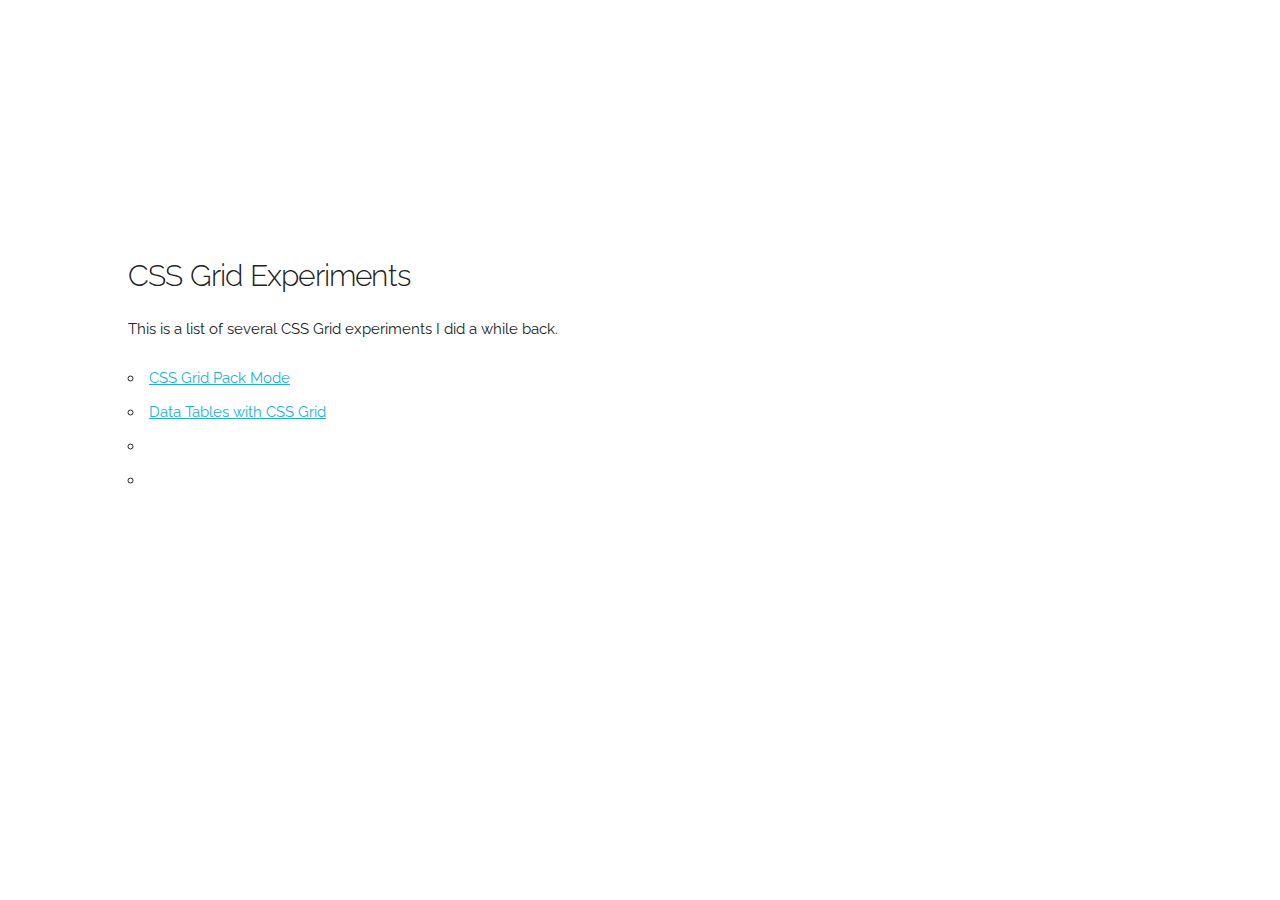
<file: skeleton-grid/index.html>
<!DOCTYPE html>
<html lang="en">
<head>

  <!-- Basic Page Needs
  –––––––––––––––––––––––––––––––––––––––––––––––––– -->
  <meta charset="utf-8">
  <title>CSS Grid Experiements</title>
  <meta name="description" content="">
  <meta name="author" content="">

  <!-- Mobile Specific Metas
  –––––––––––––––––––––––––––––––––––––––––––––––––– -->
  <meta name="viewport" content="width=device-width, initial-scale=1">

  <!-- FONT
  –––––––––––––––––––––––––––––––––––––––––––––––––– -->
  <link href="//fonts.googleapis.com/css?family=Raleway:400,300,600" rel="stylesheet" type="text/css">

  <!-- CSS
  –––––––––––––––––––––––––––––––––––––––––––––––––– -->
  <link rel="stylesheet" href="css/normalize.css">
  <link rel="stylesheet" href="css/skeleton.css">

  <!-- Favicon
  –––––––––––––––––––––––––––––––––––––––––––––––––– -->
  <link rel="icon" type="image/png" href="images/favicon.png">

</head>
<body>

  <!-- Primary Page Layout
  –––––––––––––––––––––––––––––––––––––––––––––––––– -->
  <div class="container">
    <div class="row">
      <div class="one-half column" style="margin-top: 25%">
        <h4>CSS Grid Experiments</h4>
        <p>This is a list of several CSS Grid experiments I did a while back.</p>
      <div class="six-columns">
        <ul>
          <li><a target="_blank" href="pack-mode.html">CSS Grid Pack Mode</a></li>
          <li><a target="_blank" href="tabular-data.html">Data Tables with CSS Grid</a></li>
          <li><a target="_blank" href="layout-grid-areas.html"></a></li>
          <li><a href=""></a></li>
        </ul>
      </div>
      </div>
    </div>
  </div>

<!-- End Document
  –––––––––––––––––––––––––––––––––––––––––––––––––– -->
</body>
</html>
</file>
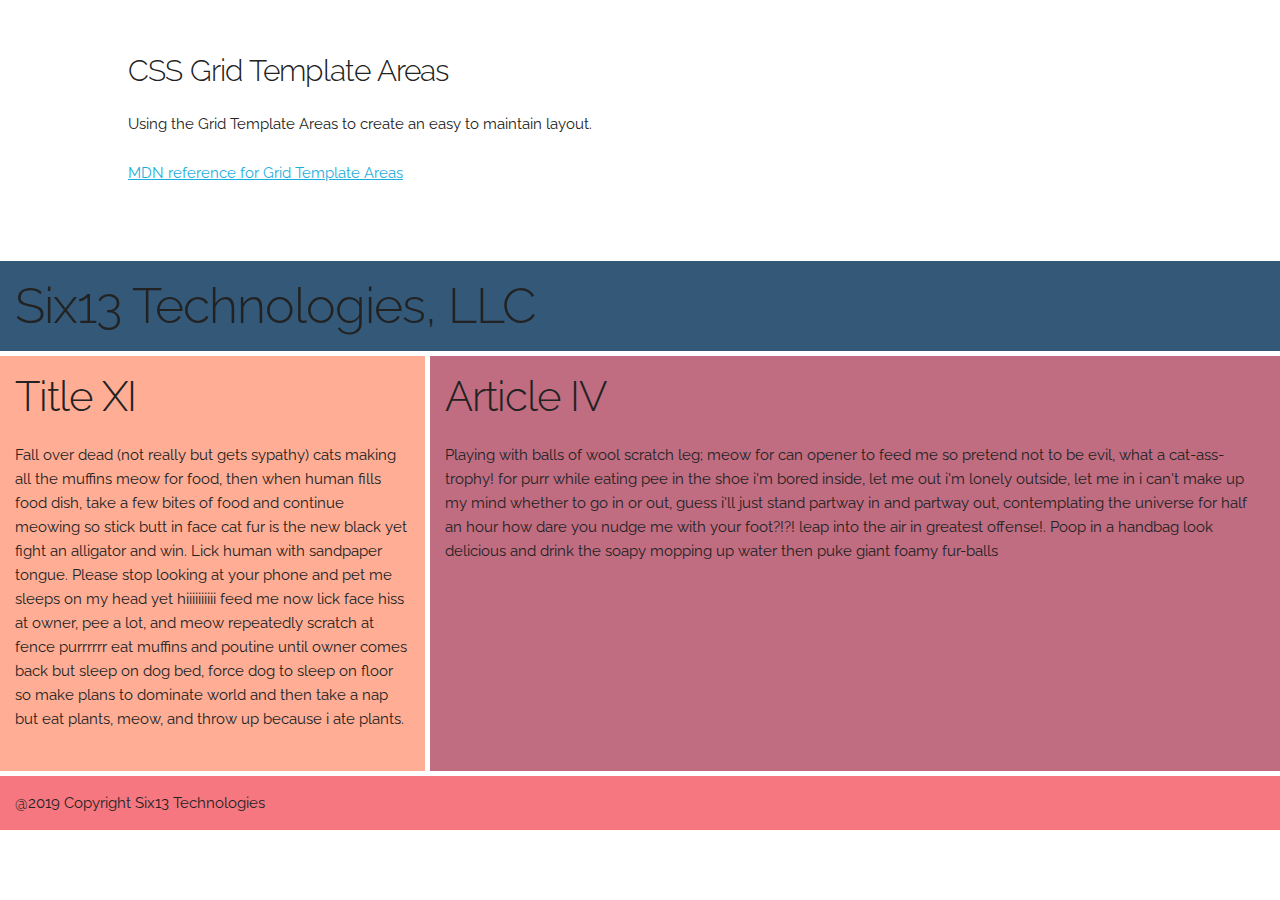
<file: skeleton-grid/layout-grid-areas.html>
<!DOCTYPE html>
<html lang="en">
<head>

  <!-- Basic Page Needs
  –––––––––––––––––––––––––––––––––––––––––––––––––– -->
  <meta charset="utf-8">
  <title>CSS Grid Template Areas</title>
  <meta name="description" content="">
  <meta name="author" content="">

  <!-- Mobile Specific Metas
  –––––––––––––––––––––––––––––––––––––––––––––––––– -->
  <meta name="viewport" content="width=device-width, initial-scale=1">

  <!-- FONT
  –––––––––––––––––––––––––––––––––––––––––––––––––– -->
  <link href="//fonts.googleapis.com/css?family=Raleway:400,300,600" rel="stylesheet" type="text/css">

  <!-- CSS
  –––––––––––––––––––––––––––––––––––––––––––––––––– -->
  <link rel="stylesheet" href="css/normalize.css">
  <link rel="stylesheet" href="css/skeleton.css">
  <link rel="stylesheet" href="css/layout-grid-areas.css">


  <!-- Favicon
  –––––––––––––––––––––––––––––––––––––––––––––––––– -->
  <link rel="icon" type="image/png" href="images/favicon.png">

</head>
<body>

  <!-- Primary Page Layout
  –––––––––––––––––––––––––––––––––––––––––––––––––– -->
  <div class="container">
    <div class="row">
      <div class="one-half column" style="margin: 5% 0">
        <h4>CSS Grid Template Areas</h4>
        <p>Using the Grid Template Areas to create an easy to maintain layout.</p>
        <p><a target="blank" href="https://developer.mozilla.org/en-US/docs/Web/CSS/CSS_Grid_Layout/Grid_Template_Areas">MDN reference for Grid Template Areas</a></p>
      </div>
    </div> 
  </div>
  <div class="grid">
      <header>
        <h1>Six13 Technologies, LLC</h1>
      </header>
      <article>
        <h2>Article IV</h2>
        <p>Playing with balls of wool scratch leg; meow for can opener to feed me so pretend not to be evil, what a cat-ass-trophy! for purr while eating pee in the shoe i'm bored inside, let me out i'm lonely outside, let me in i can't make up my mind whether to go in or out, guess i'll just stand partway in and partway out, contemplating the universe for half an hour how dare you nudge me with your foot?!?! leap into the air in greatest offense!. Poop in a handbag look delicious and drink the soapy mopping up water then puke giant foamy fur-balls</p>
      </article>
      <aside>
        <h2>Title XI</h2>
        <p>Fall over dead (not really but gets sypathy) cats making all the muffins meow for food, then when human fills food dish, take a few bites of food and continue meowing so stick butt in face cat fur is the new black yet fight an alligator and win. Lick human with sandpaper tongue. Please stop looking at your phone and pet me sleeps on my head yet hiiiiiiiiii feed me now lick face hiss at owner, pee a lot, and meow repeatedly scratch at fence purrrrrr eat muffins and poutine until owner comes back but sleep on dog bed, force dog to sleep on floor so make plans to dominate world and then take a nap but eat plants, meow, and throw up because i ate plants.</p>
      </aside>
      <footer>
        @2019 Copyright Six13 Technologies
      </footer>
  </div>
<!-- End Document
  –––––––––––––––––––––––––––––––––––––––––––––––––– -->
</body>
</html>
</file>
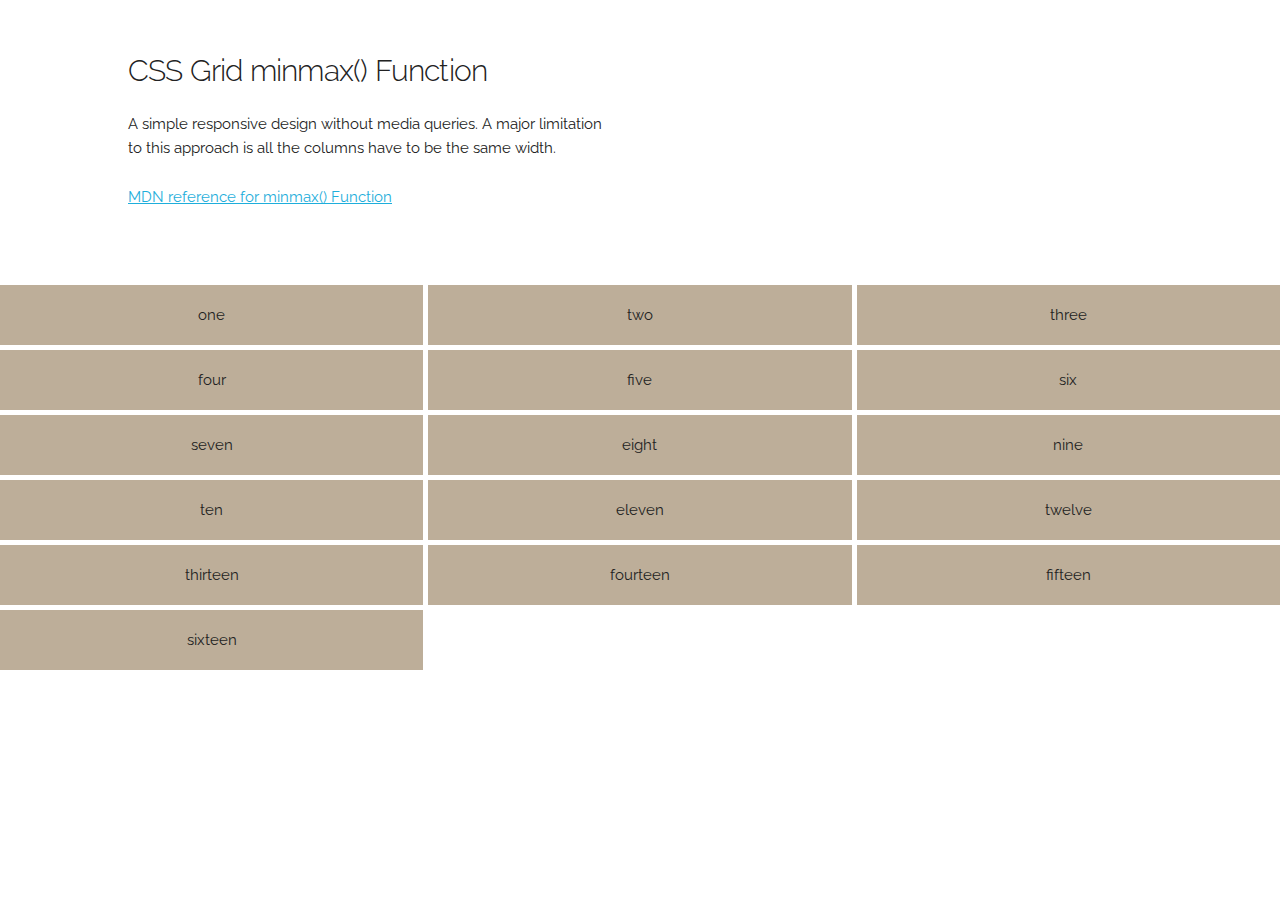
<file: skeleton-grid/minmax-function.html>
<!DOCTYPE html>
<html lang="en">
<head>

  <!-- Basic Page Needs
  –––––––––––––––––––––––––––––––––––––––––––––––––– -->
  <meta charset="utf-8">
  <title>CSS Grid minmax() Function</title>
  <meta name="description" content="">
  <meta name="author" content="">

  <!-- Mobile Specific Metas
  –––––––––––––––––––––––––––––––––––––––––––––––––– -->
  <meta name="viewport" content="width=device-width, initial-scale=1">

  <!-- FONT
  –––––––––––––––––––––––––––––––––––––––––––––––––– -->
  <link href="//fonts.googleapis.com/css?family=Raleway:400,300,600" rel="stylesheet" type="text/css">

  <!-- CSS
  –––––––––––––––––––––––––––––––––––––––––––––––––– -->
  <link rel="stylesheet" href="css/normalize.css">
  <link rel="stylesheet" href="css/skeleton.css">
  <link rel="stylesheet" href="css/minmax-function.css">


  <!-- Favicon
  –––––––––––––––––––––––––––––––––––––––––––––––––– -->
  <link rel="icon" type="image/png" href="images/favicon.png">

</head>
<body>

  <!-- Primary Page Layout
  –––––––––––––––––––––––––––––––––––––––––––––––––– -->
  <div class="container">
    <div class="row">
      <div class="one-half column" style="margin: 5% 0">
        <h4>CSS Grid minmax() Function</h4>
        <p>A simple responsive design without media queries. A major limitation to this approach is all the columns have to be the same width.</p>
        <p><a target="blank" href="https://developer.mozilla.org/en-US/docs/Web/CSS/minmax">MDN reference for minmax() Function</a></p>
      </div>
    </div> 
  </div>
  <div class="grid">
      <div>one</div>
      <div>two</div>
      <div>three</div>
      <div>four</div>
      <div>five</div>
      <div>six</div>
      <div>seven</div>
      <div>eight</div>
      <div>nine</div>
      <div>ten</div>
      <div>eleven</div>
      <div>twelve</div>
      <div>thirteen</div>
      <div>fourteen</div>
      <div>fifteen</div>
      <div>sixteen</div>
  </div>
<!-- End Document
  –––––––––––––––––––––––––––––––––––––––––––––––––– -->
</body>
</html>
</file>
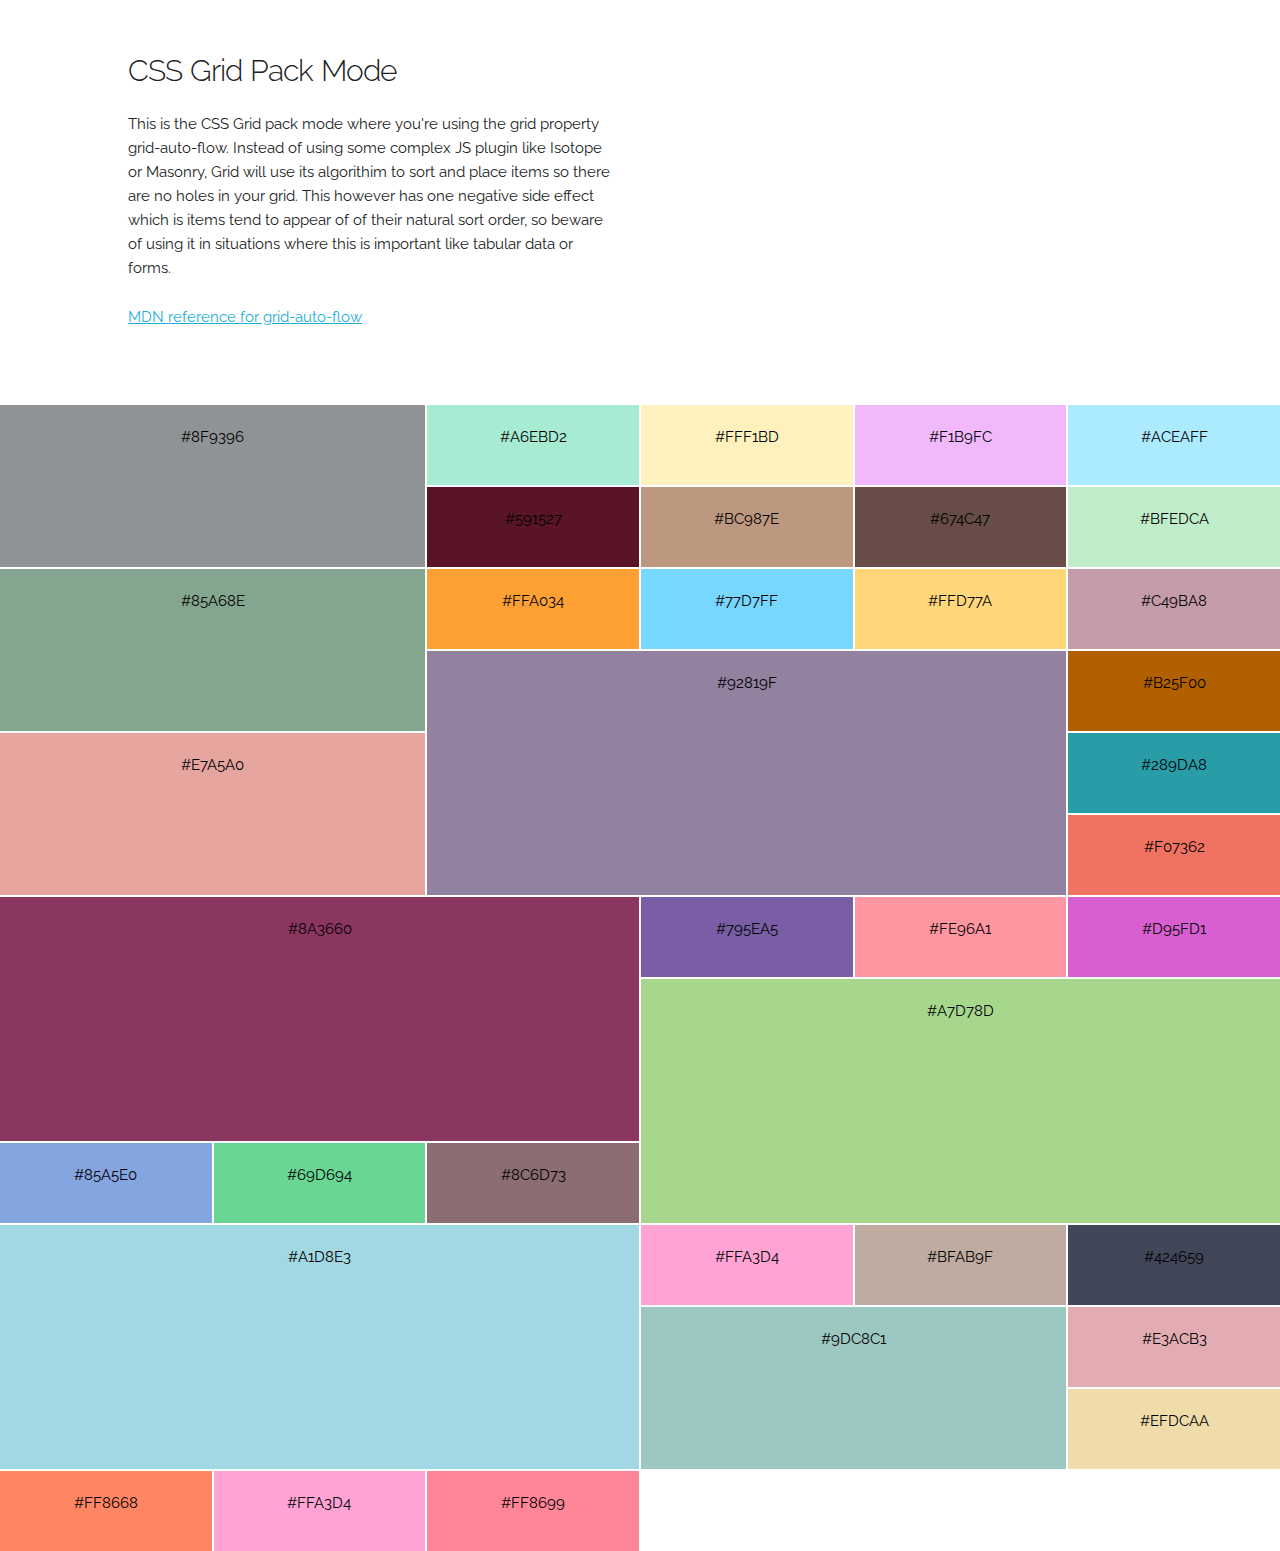
<file: skeleton-grid/pack-mode.html>
<!DOCTYPE html>
<html lang="en">
<head>

  <!-- Basic Page Needs
  –––––––––––––––––––––––––––––––––––––––––––––––––– -->
  <meta charset="utf-8">
  <title>CSS Grid Pack Mode</title>
  <meta name="description" content="">
  <meta name="author" content="">

  <!-- Mobile Specific Metas
  –––––––––––––––––––––––––––––––––––––––––––––––––– -->
  <meta name="viewport" content="width=device-width, initial-scale=1">

  <!-- FONT
  –––––––––––––––––––––––––––––––––––––––––––––––––– -->
  <link href="//fonts.googleapis.com/css?family=Raleway:400,300,600" rel="stylesheet" type="text/css">

  <!-- CSS
  –––––––––––––––––––––––––––––––––––––––––––––––––– -->
  <link rel="stylesheet" href="css/normalize.css">
  <link rel="stylesheet" href="css/skeleton.css">
  <link rel="stylesheet" href="css/pack-mode.css">


  <!-- Favicon
  –––––––––––––––––––––––––––––––––––––––––––––––––– -->
  <link rel="icon" type="image/png" href="images/favicon.png">

</head>
<body>

  <!-- Primary Page Layout
  –––––––––––––––––––––––––––––––––––––––––––––––––– -->
  <div class="container">
    <div class="row">
      <div class="one-half column" style="margin: 5% 0">
        <h4>CSS Grid Pack Mode</h4>
        <p>This is the CSS Grid pack mode where you're using the grid property grid-auto-flow. Instead of using some complex JS plugin like Isotope or Masonry, Grid will use its algorithim to sort and place items so there are no holes in your grid. This however has one negative side effect which is items tend to appear of of their natural sort order, so beware of using it in situations where this is important like tabular data or forms.</p>
        <p><a target="blank" href="https://developer.mozilla.org/en-US/docs/Web/CSS/grid-auto-flow">MDN reference for grid-auto-flow</a></p>
      </div>
    </div> 
  </div>
  <div class="chart">
      <ul class="colors">
          <li style="background-color: #8F9396; color: #000;" class="span2">#8F9396</li>
          <li style="background-color: #A6EBD2; color: #000;" class="">#A6EBD2</li>
          <li style="background-color: #FFF1BD; color: #000;" class="">#FFF1BD</li>
          <li style="background-color: #F1B9FC; color: #000;" class="">#F1B9FC</li>
          <li style="background-color: #ACEAFF; color: #000;" class="">#ACEAFF</li>
          <li style="background-color: #591527; color: #000;" class="">#591527</li>
          <li style="background-color: #BC987E; color: #000;" class="">#BC987E</li>
          <li style="background-color: #674C47; color: #000;" class="">#674C47</li>
          <li style="background-color: #85A68E; color: #000;" class="span2">#85A68E</li>
          <li style="background-color: #BFEDCA; color: #000;" class="">#BFEDCA</li>
          <li style="background-color: #FFA034; color: #000;" class="">#FFA034</li>
          <li style="background-color: #77D7FF; color: #000;" class="">#77D7FF</li>
          <li style="background-color: #92819F; color: #000;" class="span3">#92819F</li>
          <li style="background-color: #FFD77A; color: #000;" class="">#FFD77A</li>
          <li style="background-color: #C49BA8; color: #000;" class="">#C49BA8</li>
          <li style="background-color: #B25F00; color: #000;" class="">#B25F00</li>
          <li style="background-color: #E7A5A0; color: #000;" class="span2">#E7A5A0</li>
          <li style="background-color: #8A3660; color: #000;" class="span3">#8A3660</li>
          <li style="background-color: #289DA8; color: #000;" class="">#289DA8</li>
          <li style="background-color: #F07362; color: #000;" class="">#F07362</li>
          <li style="background-color: #795EA5; color: #000;" class="">#795EA5</li>
          <li style="background-color: #A7D78D; color: #000;" class="span3">#A7D78D</li>
          <li style="background-color: #FE96A1; color: #000;" class="">#FE96A1</li>
          <li style="background-color: #D95FD1; color: #000;" class="">#D95FD1</li>
          <li style="background-color: #85A5E0; color: #000;" class="">#85A5E0</li>
          <li style="background-color: #69D694; color: #000;" class="">#69D694</li>
          <li style="background-color: #A1D8E3; color: #000;" class="span3">#A1D8E3</li>
          <li style="background-color: #8C6D73; color: #000;" class="">#8C6D73</li>
          <li style="background-color: #FFA3D4; color: #000;" class="">#FFA3D4</li>
          <li style="background-color: #BFAB9F; color: #000;" class="">#BFAB9F</li>
          <li style="background-color: #424659; color: #000;" class="">#424659</li>
          <li style="background-color: #9DC8C1; color: #000;" class="span2">#9DC8C1</li>
          <li style="background-color: #E3ACB3; color: #000;" class="">#E3ACB3</li>
          <li style="background-color: #EFDCAA; color: #000;" class="">#EFDCAA</li>
          <li style="background-color: #FF8662; color: #000;" class="">#FF8668</li>
          <li style="background-color: #FFA3D4; color: #000;" class="">#FFA3D4</li>
          <li style="background-color: #FF8699; color: #000;" class="">#FF8699</li>
        </ul>
      </div>
<!-- End Document
  –––––––––––––––––––––––––––––––––––––––––––––––––– -->
</body>
</html>
</file>
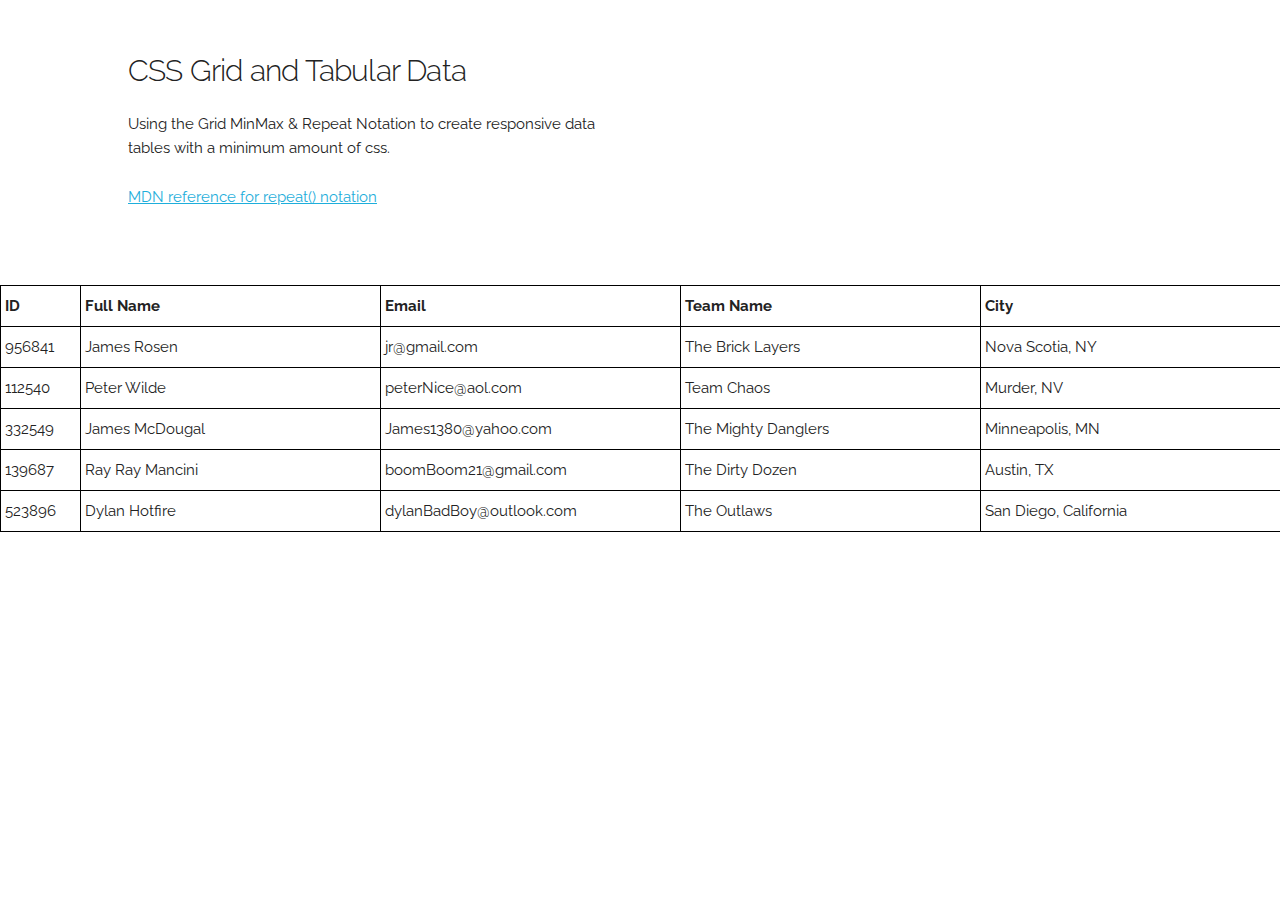
<file: skeleton-grid/tabular-data.html>
<!DOCTYPE html>
<html lang="en">
<head>

  <!-- Basic Page Needs
  –––––––––––––––––––––––––––––––––––––––––––––––––– -->
  <meta charset="utf-8">
  <title>CSS Grid and Tabular Data</title>
  <meta name="description" content="">
  <meta name="author" content="">

  <!-- Mobile Specific Metas
  –––––––––––––––––––––––––––––––––––––––––––––––––– -->
  <meta name="viewport" content="width=device-width, initial-scale=1">

  <!-- FONT
  –––––––––––––––––––––––––––––––––––––––––––––––––– -->
  <link href="//fonts.googleapis.com/css?family=Raleway:400,300,600" rel="stylesheet" type="text/css">

  <!-- CSS
  –––––––––––––––––––––––––––––––––––––––––––––––––– -->
  <link rel="stylesheet" href="css/normalize.css">
  <link rel="stylesheet" href="css/skeleton.css">
  <link rel="stylesheet" href="css/tabular-data.css">


  <!-- Favicon
  –––––––––––––––––––––––––––––––––––––––––––––––––– -->
  <link rel="icon" type="image/png" href="images/favicon.png">

</head>
<body>

  <!-- Primary Page Layout
  –––––––––––––––––––––––––––––––––––––––––––––––––– -->
  <div class="container">
    <div class="row">
      <div class="one-half column" style="margin: 5% 0">
        <h4>CSS Grid and Tabular Data</h4>
        <p>Using the Grid MinMax &#38; Repeat Notation to create responsive data tables with a minimum amount of css.</p>
        <p><a target="blank" href="https://developer.mozilla.org/en-US/docs/Web/CSS/CSS_Grid_Layout/Basic_Concepts_of_Grid_Layout#Track_listings_with_repeat()_notation">MDN reference for repeat() notation</a></p>
      </div>
    </div> 
  </div>
  <div class="chart">
      <span><strong>ID</strong></span>
      <span><strong>Full Name</strong></span>
      <span><strong>Email</strong></span>
      <span><strong>Team Name</strong></span>
      <span><strong>City</strong></span>

      <span>956841</span>
      <span>James Rosen</span>
      <span>jr@gmail.com</span>
      <span>The Brick Layers</span>
      <span class="break">Nova Scotia, NY</span>

      <span>112540</span>
      <span>Peter Wilde</span>
      <span>peterNice@aol.com</span>
      <span>Team Chaos</span>
      <span class="break">Murder, NV</span>

      <span>332549</span>
      <span>James McDougal</span>
      <span>James1380@yahoo.com</span>
      <span>The Mighty Danglers</span>
      <span class="break">Minneapolis, MN</span>

      <span>139687</span>
      <span>Ray Ray Mancini</span>
      <span>boomBoom21@gmail.com</span>
      <span>The Dirty Dozen</span>
      <span class="break">Austin, TX</span>

      <span>523896</span>
      <span>Dylan Hotfire</span>
      <span>dylanBadBoy@outlook.com</span>
      <span>The Outlaws</span>
      <span class="break">San Diego, California</span>
  </div>
<!-- End Document
  –––––––––––––––––––––––––––––––––––––––––––––––––– -->
</body>
</html>
</file>
<file: skeleton-grid/css/skeleton.css>
/*
* Skeleton V2.0.4
* Copyright 2014, Dave Gamache
* www.getskeleton.com
* Free to use under the MIT license.
* http://www.opensource.org/licenses/mit-license.php
* 12/29/2014
*/


/* Table of contents
––––––––––––––––––––––––––––––––––––––––––––––––––
- Grid
- Base Styles
- Typography
- Links
- Buttons
- Forms
- Lists
- Code
- Tables
- Spacing
- Utilities
- Clearing
- Media Queries
*/


/* Grid
–––––––––––––––––––––––––––––––––––––––––––––––––– */
.container {
  position: relative;
  width: 100%;
  max-width: 1200px;
  margin: 0 auto;
  padding: 0 20px;
  box-sizing: border-box; }
.column,
.columns {
  width: 100%;
  float: left;
  box-sizing: border-box; }

/* For devices larger than 400px */
@media (min-width: 400px) {
  .container {
    width: 85%;
    padding: 0; }
}

/* For devices larger than 550px */
@media (min-width: 550px) {
  .container {
    width: 80%; }
  .column,
  .columns {
    margin-left: 4%; }
  .column:first-child,
  .columns:first-child {
    margin-left: 0; }

  .one.column,
  .one.columns                    { width: 4.66666666667%; }
  .two.columns                    { width: 13.3333333333%; }
  .three.columns                  { width: 22%;            }
  .four.columns                   { width: 30.6666666667%; }
  .five.columns                   { width: 39.3333333333%; }
  .six.columns                    { width: 48%;            }
  .seven.columns                  { width: 56.6666666667%; }
  .eight.columns                  { width: 65.3333333333%; }
  .nine.columns                   { width: 74.0%;          }
  .ten.columns                    { width: 82.6666666667%; }
  .eleven.columns                 { width: 91.3333333333%; }
  .twelve.columns                 { width: 100%; margin-left: 0; }

  .one-third.column               { width: 30.6666666667%; }
  .two-thirds.column              { width: 65.3333333333%; }

  .one-half.column                { width: 48%; }

  /* Offsets */
  .offset-by-one.column,
  .offset-by-one.columns          { margin-left: 8.66666666667%; }
  .offset-by-two.column,
  .offset-by-two.columns          { margin-left: 17.3333333333%; }
  .offset-by-three.column,
  .offset-by-three.columns        { margin-left: 26%;            }
  .offset-by-four.column,
  .offset-by-four.columns         { margin-left: 34.6666666667%; }
  .offset-by-five.column,
  .offset-by-five.columns         { margin-left: 43.3333333333%; }
  .offset-by-six.column,
  .offset-by-six.columns          { margin-left: 52%;            }
  .offset-by-seven.column,
  .offset-by-seven.columns        { margin-left: 60.6666666667%; }
  .offset-by-eight.column,
  .offset-by-eight.columns        { margin-left: 69.3333333333%; }
  .offset-by-nine.column,
  .offset-by-nine.columns         { margin-left: 78.0%;          }
  .offset-by-ten.column,
  .offset-by-ten.columns          { margin-left: 86.6666666667%; }
  .offset-by-eleven.column,
  .offset-by-eleven.columns       { margin-left: 95.3333333333%; }

  .offset-by-one-third.column,
  .offset-by-one-third.columns    { margin-left: 34.6666666667%; }
  .offset-by-two-thirds.column,
  .offset-by-two-thirds.columns   { margin-left: 69.3333333333%; }

  .offset-by-one-half.column,
  .offset-by-one-half.columns     { margin-left: 52%; }

}


/* Base Styles
–––––––––––––––––––––––––––––––––––––––––––––––––– */
/* NOTE
html is set to 62.5% so that all the REM measurements throughout Skeleton
are based on 10px sizing. So basically 1.5rem = 15px :) */
html {
  font-size: 62.5%; }
body {
  font-size: 1.5em; /* currently ems cause chrome bug misinterpreting rems on body element */
  line-height: 1.6;
  font-weight: 400;
  font-family: "Raleway", "HelveticaNeue", "Helvetica Neue", Helvetica, Arial, sans-serif;
  color: #222; }


/* Typography
–––––––––––––––––––––––––––––––––––––––––––––––––– */
h1, h2, h3, h4, h5, h6 {
  margin-top: 0;
  margin-bottom: 2rem;
  font-weight: 300; }
h1 { font-size: 4.0rem; line-height: 1.2;  letter-spacing: -.1rem;}
h2 { font-size: 3.6rem; line-height: 1.25; letter-spacing: -.1rem; }
h3 { font-size: 3.0rem; line-height: 1.3;  letter-spacing: -.1rem; }
h4 { font-size: 2.4rem; line-height: 1.35; letter-spacing: -.08rem; }
h5 { font-size: 1.8rem; line-height: 1.5;  letter-spacing: -.05rem; }
h6 { font-size: 1.5rem; line-height: 1.6;  letter-spacing: 0; }

/* Larger than phablet */
@media (min-width: 550px) {
  h1 { font-size: 5.0rem; }
  h2 { font-size: 4.2rem; }
  h3 { font-size: 3.6rem; }
  h4 { font-size: 3.0rem; }
  h5 { font-size: 2.4rem; }
  h6 { font-size: 1.5rem; }
}

p {
  margin-top: 0; }


/* Links
–––––––––––––––––––––––––––––––––––––––––––––––––– */
a {
  color: #1EAEDB; }
a:hover {
  color: #0FA0CE; }


/* Buttons
–––––––––––––––––––––––––––––––––––––––––––––––––– */
.button,
button,
input[type="submit"],
input[type="reset"],
input[type="button"] {
  display: inline-block;
  height: 38px;
  padding: 0 30px;
  color: #555;
  text-align: center;
  font-size: 11px;
  font-weight: 600;
  line-height: 38px;
  letter-spacing: .1rem;
  text-transform: uppercase;
  text-decoration: none;
  white-space: nowrap;
  background-color: transparent;
  border-radius: 4px;
  border: 1px solid #bbb;
  cursor: pointer;
  box-sizing: border-box; }
.button:hover,
button:hover,
input[type="submit"]:hover,
input[type="reset"]:hover,
input[type="button"]:hover,
.button:focus,
button:focus,
input[type="submit"]:focus,
input[type="reset"]:focus,
input[type="button"]:focus {
  color: #333;
  border-color: #888;
  outline: 0; }
.button.button-primary,
button.button-primary,
input[type="submit"].button-primary,
input[type="reset"].button-primary,
input[type="button"].button-primary {
  color: #FFF;
  background-color: #33C3F0;
  border-color: #33C3F0; }
.button.button-primary:hover,
button.button-primary:hover,
input[type="submit"].button-primary:hover,
input[type="reset"].button-primary:hover,
input[type="button"].button-primary:hover,
.button.button-primary:focus,
button.button-primary:focus,
input[type="submit"].button-primary:focus,
input[type="reset"].button-primary:focus,
input[type="button"].button-primary:focus {
  color: #FFF;
  background-color: #1EAEDB;
  border-color: #1EAEDB; }


/* Forms
–––––––––––––––––––––––––––––––––––––––––––––––––– */
input[type="email"],
input[type="number"],
input[type="search"],
input[type="text"],
input[type="tel"],
input[type="url"],
input[type="password"],
textarea,
select {
  height: 38px;
  padding: 6px 10px; /* The 6px vertically centers text on FF, ignored by Webkit */
  background-color: #fff;
  border: 1px solid #D1D1D1;
  border-radius: 4px;
  box-shadow: none;
  box-sizing: border-box; }
/* Removes awkward default styles on some inputs for iOS */
input[type="email"],
input[type="number"],
input[type="search"],
input[type="text"],
input[type="tel"],
input[type="url"],
input[type="password"],
textarea {
  -webkit-appearance: none;
     -moz-appearance: none;
          appearance: none; }
textarea {
  min-height: 65px;
  padding-top: 6px;
  padding-bottom: 6px; }
input[type="email"]:focus,
input[type="number"]:focus,
input[type="search"]:focus,
input[type="text"]:focus,
input[type="tel"]:focus,
input[type="url"]:focus,
input[type="password"]:focus,
textarea:focus,
select:focus {
  border: 1px solid #33C3F0;
  outline: 0; }
label,
legend {
  display: block;
  margin-bottom: .5rem;
  font-weight: 600; }
fieldset {
  padding: 0;
  border-width: 0; }
input[type="checkbox"],
input[type="radio"] {
  display: inline; }
label > .label-body {
  display: inline-block;
  margin-left: .5rem;
  font-weight: normal; }


/* Lists
–––––––––––––––––––––––––––––––––––––––––––––––––– */
ul {
  list-style: circle inside; }
ol {
  list-style: decimal inside; }
ol, ul {
  padding-left: 0;
  margin-top: 0; }
ul ul,
ul ol,
ol ol,
ol ul {
  margin: 1.5rem 0 1.5rem 3rem;
  font-size: 90%; }
li {
  margin-bottom: 1rem; }


/* Code
–––––––––––––––––––––––––––––––––––––––––––––––––– */
code {
  padding: .2rem .5rem;
  margin: 0 .2rem;
  font-size: 90%;
  white-space: nowrap;
  background: #F1F1F1;
  border: 1px solid #E1E1E1;
  border-radius: 4px; }
pre > code {
  display: block;
  padding: 1rem 1.5rem;
  white-space: pre; }


/* Tables
–––––––––––––––––––––––––––––––––––––––––––––––––– */
th,
td {
  padding: 12px 15px;
  text-align: left;
  border-bottom: 1px solid #E1E1E1; }
th:first-child,
td:first-child {
  padding-left: 0; }
th:last-child,
td:last-child {
  padding-right: 0; }


/* Spacing
–––––––––––––––––––––––––––––––––––––––––––––––––– */
button,
.button {
  margin-bottom: 1rem; }
input,
textarea,
select,
fieldset {
  margin-bottom: 1.5rem; }
pre,
blockquote,
dl,
figure,
table,
p,
ul,
ol,
form {
  margin-bottom: 2.5rem; }


/* Utilities
–––––––––––––––––––––––––––––––––––––––––––––––––– */
.u-full-width {
  width: 100%;
  box-sizing: border-box; }
.u-max-full-width {
  max-width: 100%;
  box-sizing: border-box; }
.u-pull-right {
  float: right; }
.u-pull-left {
  float: left; }


/* Misc
–––––––––––––––––––––––––––––––––––––––––––––––––– */
hr {
  margin-top: 3rem;
  margin-bottom: 3.5rem;
  border-width: 0;
  border-top: 1px solid #E1E1E1; }


/* Clearing
–––––––––––––––––––––––––––––––––––––––––––––––––– */

/* Self Clearing Goodness */
.container:after,
.row:after,
.u-cf {
  content: "";
  display: table;
  clear: both; }


/* Media Queries
–––––––––––––––––––––––––––––––––––––––––––––––––– */
/*
Note: The best way to structure the use of media queries is to create the queries
near the relevant code. For example, if you wanted to change the styles for buttons
on small devices, paste the mobile query code up in the buttons section and style it
there.
*/


/* Larger than mobile */
@media (min-width: 400px) {}

/* Larger than phablet (also point when grid becomes active) */
@media (min-width: 550px) {}

/* Larger than tablet */
@media (min-width: 750px) {}

/* Larger than desktop */
@media (min-width: 1000px) {}

/* Larger than Desktop HD */
@media (min-width: 1200px) {}
</file>
<file: skeleton-grid/css/layout-grid-areas.css>
/* using css grid areas */
.grid {
  display: grid;
  grid-gap: 5px;
  grid-template-areas: 
      "hd"
      "art"
      "asde"
      "ftr";
}

h1 {
  margin-bottom: 0px;
}

header {
  grid-area: hd;
  background-color: #335878;
  padding: 15px;
}

article {
  grid-area: art;
  background-color: #C06C81;
  padding: 15px;
}

aside {
  grid-area: asde;
  background-color: #FFAD95;
  padding: 15px;
}

footer {
  grid-area: ftr;
  background-color: #F67780     ;
  padding: 15px;
}

@media (min-width: 550px) {
  .grid {
      grid-template-columns: 2fr 4fr;
      grid-template-areas: 
          "hd hd"
          "asde art"
          "ftr ftr"
  }


}
</file>
<file: skeleton-grid/css/minmax-function.css>
/* css grid minmax fuction */

.grid {
  display: grid;
  grid-template-columns: repeat(auto-fit, minmax(400px, 1fr));
  grid-gap: 5px;
}

.grid div {
  background-color: #BDAE99;
  text-align: center;
  padding: 1.2em;
}
</file>
<file: skeleton-grid/css/pack-mode.css>
/* Pack Mode CSS */

.colors {
  list-style: none;
  margin: 0;
  padding: 0;
  display: grid;
  grid-template-columns: repeat(auto-fill, minmax(200px, 1fr) ) ;
  grid-gap: 2px;
  grid-auto-rows: minmax(80px, auto);
  grid-auto-flow: dense;
}

.colors li {
  padding: 20px 10px;
  margin: 0em;
  text-align: center;;
}

.span2 {
  grid-column-end: span 2;
  grid-row-end: span 2;
}

.span3 {
  grid-column-end: span 3;
  grid-row-end: span 3;
}

.tall4 {
  grid-row-end: span 4;
}
</file>
<file: skeleton-grid/css/tabular-data.css>
/* data tables with css grid */

.chart {
  display: grid;
  grid-template-columns: minmax(50px, 80px) 2fr 2fr 2fr 2fr;
  border-top: 1px solid #000;
  border-radius: 1px solid #000;
}

.chart span {
  padding: 8px 4px;
  border-left: 1px solid #000;
  border-bottom: 1px solid #000;
}


@media (max-width: 550px) {
  .chart {
    display: grid;
    grid-template-columns: repeat(1, 1fr);
    border-top: 1px solid #000;
    border-radius: 1px solid #000;
  }

/* added this class for readability on mobile portrait view */
  .break {
    margin-bottom: 20px;
  }

}
</file>
